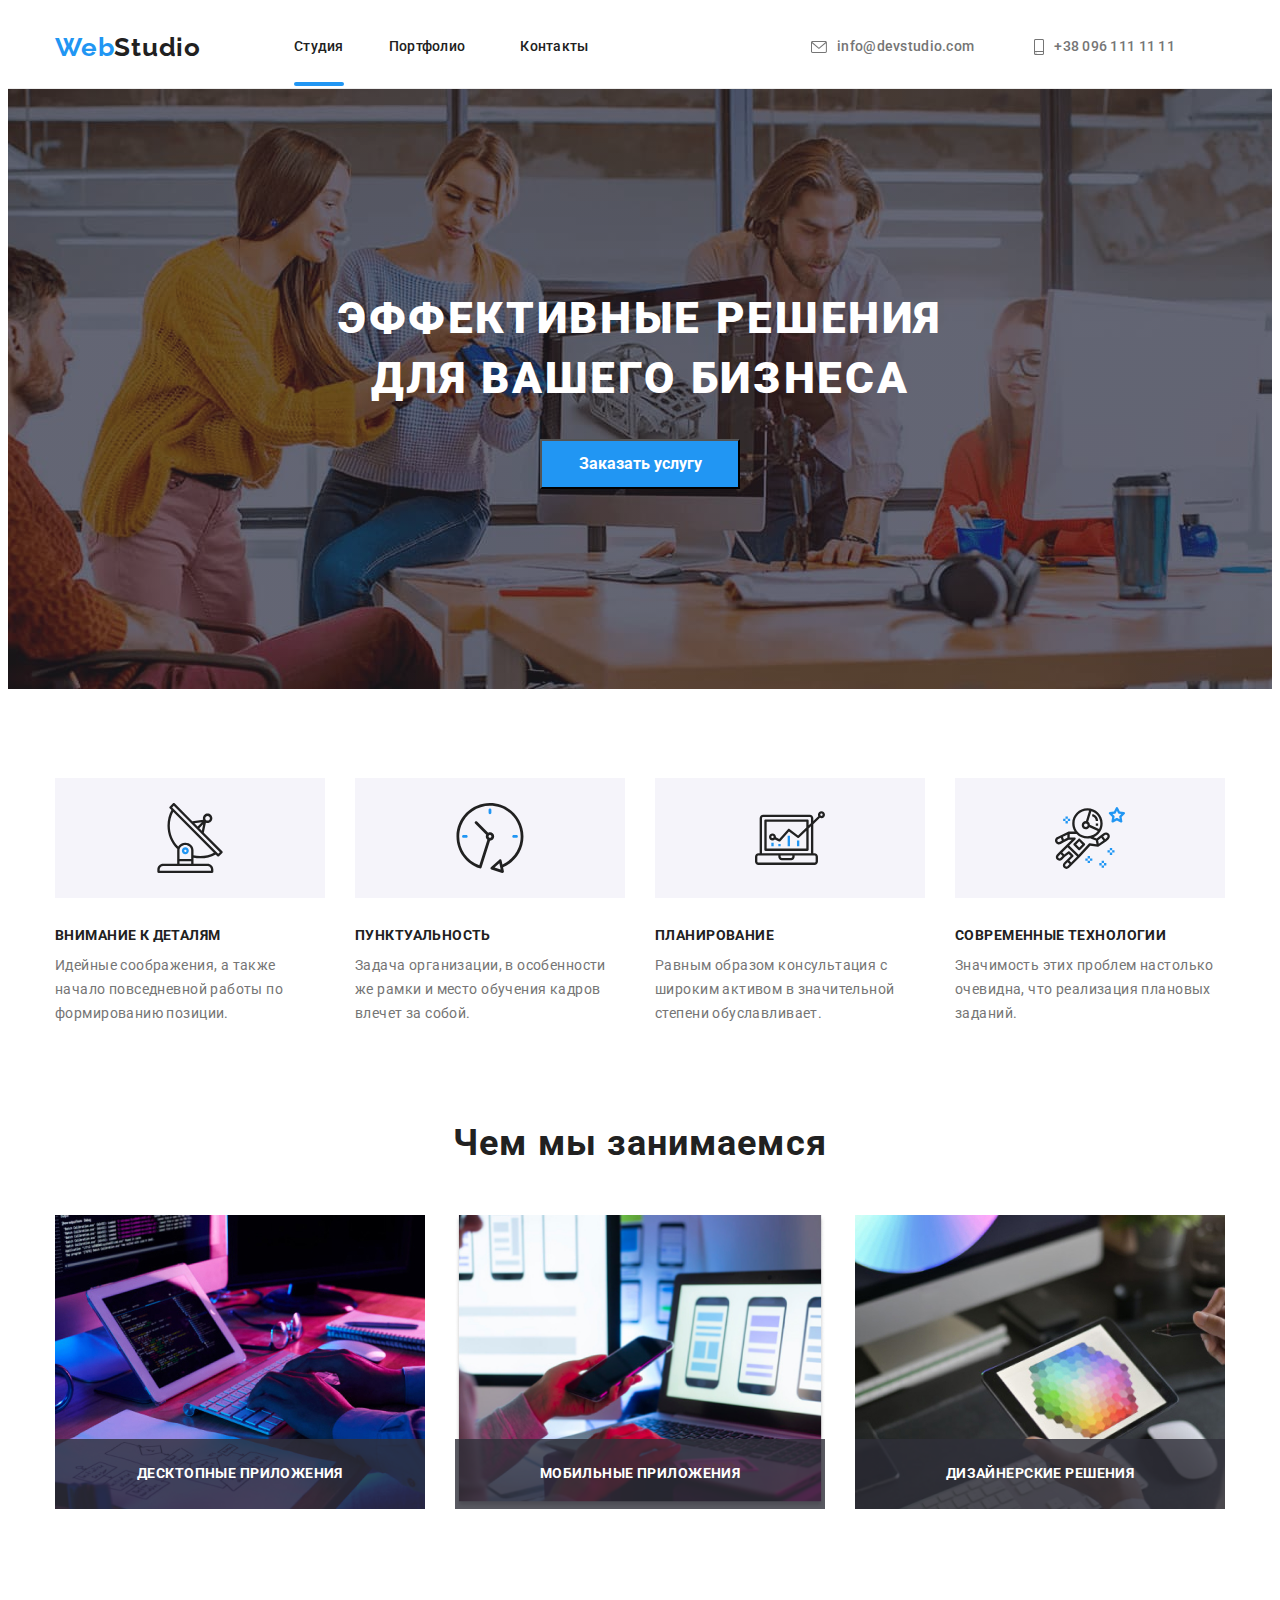
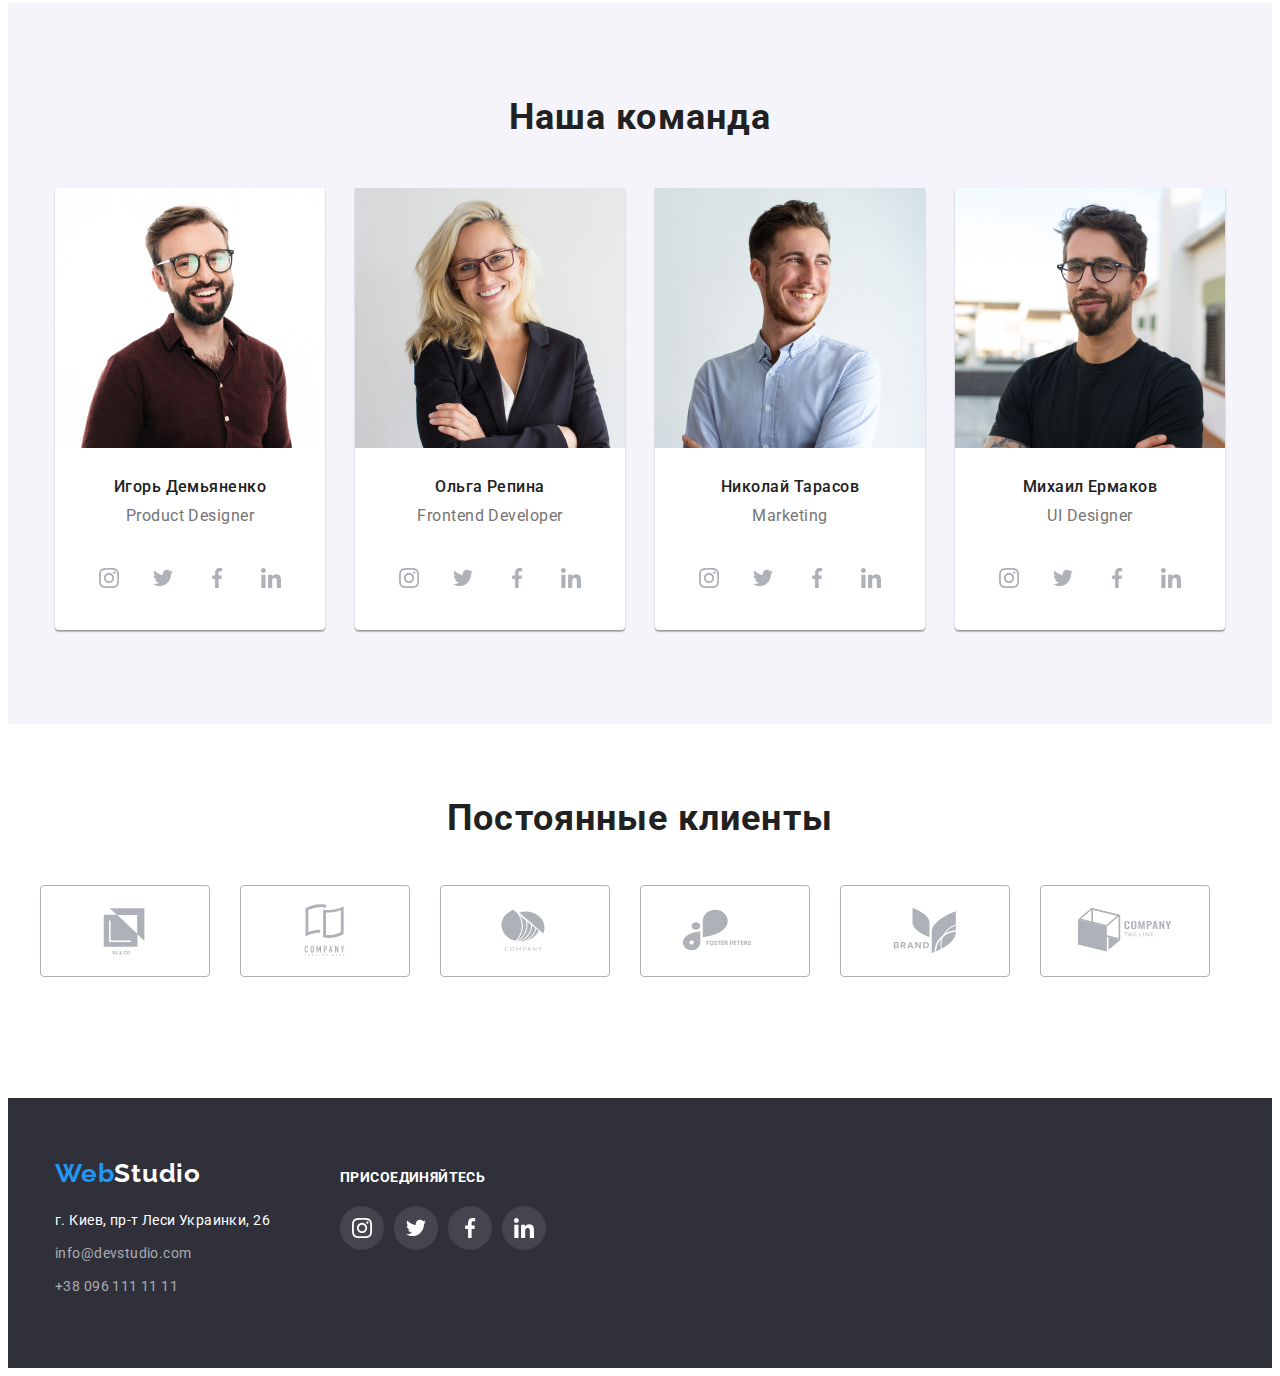
<file: index.html>
<!DOCTYPE html>
<html lang="en">
<head>
    <meta charset="UTF-8">
    <meta http-equiv="X-UA-Compatible" content="IE=edge">
    <meta name="viewport" content="width=device-width, initial-scale=1.0">
    <title>Document</title>
    <link rel="stylesheet" href="https://cdnjs.cloudflare.com/ajax/libs/modern-normalize/1.1.0/modern-normalize.min.css"
        integrity="sha512-wpPYUAdjBVSE4KJnH1VR1HeZfpl1ub8YT/NKx4PuQ5NmX2tKuGu6U/JRp5y+Y8XG2tV+wKQpNHVUX03MfMFn9Q=="
        crossorigin="anonymous" referrerpolicy="no-referrer" />
    <link href="https://fonts.googleapis.com/css2?family=Raleway:wght@700;900&family=Roboto:wght@400;500;700;900&display=swap"
        rel="stylesheet">
        <link rel="stylesheet" href="https://cdnjs.cloudflare.com/ajax/libs/animate.css/4.1.1/animate.min.css" />
    <link rel="stylesheet" href="./css/styles.css">
</head>
<body>
<header class="header">
        <div class="container header-container">
            <a href="" class="header-logo link">
                <span class="web-blue">Web</span><span class="studio-black">Studio</span> </a>
            <nav class="header-navigation">
                <ul class="menu-links list">
                    <li class="header-item-st"><a href="" class="header-link curent link">Студия</a> </li>
                    <li class="header-item-potfolio"><a href="./portfolio.html" class="header-link link">Портфолио</a> </li>
                    <li class="header-item-cont"><a href="" class="header-link  link">Контакты</a> </li>
                </ul>
            </nav>
                <ul class="menu-contacts menu-social-list list">
                    <li class="mail header-social-item "><a href="" class="header-mail menu-social-link link">
                        <svg class="header-social-icon"
                                     width="16"
                                     height="12">
                                        <use href="./images/icons/symbol-defs.svg#icon-envelope-1">
                                        </use>
                                    </svg>
                                    info@devstudio.com</a></li>
                    <li class="mail header-social-item "><a href="" class="header-telephone menu-social-link link"><svg class="header-social-icon" width="10" height="16">
                        <use href="./images/icons/symbol-defs.svg#icon-smartphone-1">
                        </use>
                    </svg> +38 096 111 11 11</a></li>
                </ul>
        </div>      
</header>

  <section class="hero">
    <div class="container">
        <h1 class="hero-title">Эффективные решения для вашего бизнеса</h1>
        <button type="button" class="bt-hero" data-modal-open>Заказать услугу</button>
    </div>
  </section>    

    <main>
        <section  class="about">
            <div class="container">
                <ul class="about-details">
                    <li class="details list">
                        <div class="about-img">
                            <svg class="about-social-icon" width="70" height="70">
                                <use href="./images/icons/symbol-defs.svg#icon-antenna-1-1">
                                </use>
                            </svg>
                            </a>
                        </div>
                        <h3 class="details-heading">Внимание к деталям</h3> 
                        <p class="details-paragraph">
                            Идейные соображения, а также начало повседневной работы по формированию позиции.
                        </p>

                    </li>
                    <li class="details list">
                        <div class="about-img">
                            <svg class="about-social-icon" width="70" height="70">
                                <use href="./images/icons/symbol-defs.svg#icon-clock-1-1">
                                </use>
                            </svg>
                            </a>
                        </div>
                        <h3 class="details-heading">Пунктуальность</h3>
                        <p class="details-paragraph">
                        Задача организации, в особенности же рамки и место обучения кадров влечет за собой.
                        </p>
                    </li>

                    <li class="details list">
                        <div class="about-img">
                            <svg class="about-social-icon" width="70" height="70">
                                <use href="./images/icons/symbol-defs.svg#icon-diagram-1-1">
                                </use>
                            </svg>
                            </a>
                        </div>
                        <h3 class="details-heading">Планирование</h3>
                        <p class="details-paragraph">
                            Равным образом консультация с широким активом в значительной степени обуславливает.
                        </p>
                    </li>
                    <li class="details list">
                        <div class="about-img">
                            <svg class="about-social-icon" width="70" height="70">
                                <use href="./images/icons/symbol-defs.svg#icon-astronaut-1-1">
                                </use>
                            </svg>
                            </a>
                        </div>
                        <h3 class="details-heading">Современные технологии</h3>
                        <p  class="details-paragraph">
                            Значимость этих проблем настолько очевидна, что реализация плановых заданий.
                        </p>
                    </li>
                </ul>
            </div>
        </section>
    </main>

        <section class="works-section">
        <div class="container">
            <h2 class="work-heading">Чем мы занимаемся</h2>
            <ul class="work-heading-ul">
                <li class="work-heading-li1">
                    <img src="images/1.jpg "
                     alt="человек печатает"
                     width="370" 
                     height="294"/>
                     <div class="works-animation">
                         <p class="works-animation-titlt">
                             Десктопные приложения
                         </p>
                     </div>
                </li>
                <li class="work-heading-li2">
                    <img src="images/2.jpg" 
                    alt="Человек держит в руке телефон"
                     width="370" 
                    height="294"/>
                    <div class="works-animation">
                        <p class="works-animation-titlt">
                            Мобильные приложения
                        </p>
                    </div>
                </li>
                <li class="work-heading-li3">
                    <img src="images/3.jpg"
                     alt="Планшет с изображением"
                      width="370" 
                     height="294"/>
                    <div class="works-animation">
                        <p class="works-animation-titlt">
                            Дизайнерские решения
                        </p>
                    </div>
                </li>
            </ul>
        </div>
        </section>
    
    <section class="command-section">
        <div class="container">

            <h2 class="command-heading">Наша команда</h2>
            <ul class="command-heading-ul">

                <li class="command-heading-li">
                    <img src="images/4.jpg" 
                   
                    alt="Игорь Демьяненко"
                    width="270"
                    height="260"/>
                    <div class="command-heading-name">
                        <h3 class="command-name">Игорь Демьяненко</h3>
                        <p class="command-profession">Product Designer</p>
                        <ul class="masters-social-list list">
                            <li class="masters-social-item">
                                <a href="" class="masters-social-link">
                                    <svg class="masters-social-icon"
                                        width="20"
                                        height="20">
                                    <use href="./images/icons/symbol-defs.svg#icon-instagram-2-1">
                                     </use>
                                    </svg>
                                </a>
                             </li>
                                <li class="masters-social-item">
                                    <a href="" class="masters-social-link">
                                        <svg class="masters-social-icon"
                                         width="20"
                                         height="20">
                                        <use href="./images/icons/symbol-defs.svg#icon-twitter-1-1">
                                        </use>
                                    </svg>
                                    </a>
                                </li>
                            <li class="masters-social-item">
                                <a href="" class="masters-social-link">
                                    <svg class="masters-social-icon"
                                     width="20"
                                     height="20">
                                        <use href="./images/icons/symbol-defs.svg#icon-facebook-1-1">
                                        </use>
                                    </svg>
                                </a>
                            </li>

                            <li class="masters-social-item">
                                <a href="" class="masters-social-link">
                                    <svg class="masters-social-icon"
                                     width="20"
                                     height="20">
                                        <use href="./images/icons/symbol-defs.svg#icon-linkedin-1-1">
                                        </use>
                                    </svg>
                                </a>
                            </li>

                        </ul>
                    </div>
                </li>
                <li class="command-heading-li">
                    <img src="images/5.jpg"
                     alt="Ольга Репина"
                     width="270"
                     height="260"/>
                    <div class="command-heading-name">
                        <h3 class="command-name">Ольга Репина</h3>
                        <p class="command-profession">Frontend Developer</p>
                        <ul class="masters-social-list list">
                            <li class="masters-social-item">
                                <a href="" class="masters-social-link">
                                    <svg class="masters-social-icon" width="20" height="20">
                                        <use href="./images/icons/symbol-defs.svg#icon-instagram-2-1">
                                        </use>
                                    </svg>
                                </a>
                            <li class="masters-social-item">
                                <a href="" class="masters-social-link">
                                    <svg class="masters-social-icon" width="20" height="20">
                                        <use href="./images/icons/symbol-defs.svg#icon-twitter-1-1">
                                        </use>
                                    </svg>
                                </a>
                            </li>
                            <li class="masters-social-item">
                                <a href="" class="masters-social-link">
                                    <svg class="masters-social-icon" width="20" height="20">
                                        <use href="./images/icons/symbol-defs.svg#icon-facebook-1-1">
                                        </use>
                                    </svg>
                                </a>
                            </li>
                        
                            <li class="masters-social-item">
                                <a href="" class="masters-social-link">
                                    <svg class="masters-social-icon" width="20" height="20">
                                        <use href="./images/icons/symbol-defs.svg#icon-linkedin-1-1">
                                        </use>
                                    </svg>
                                </a>
                            </li>
                        
                        </ul>
                    </div> 
                 </li>
                <li class="command-heading-li">
                    <img src="images/6.jpg"
                     alt="Николай Тарасов"
                     width="270"
                     height="260"/>
                    <div class="command-heading-name">                    
                        <h3 class="command-name">Николай Тарасов</h3>
                        <p class="command-profession">Marketing</p>
                        <ul class="masters-social-list list">
                            <li class="masters-social-item">
                                <a href="" class="masters-social-link">
                                    <svg class="masters-social-icon" width="20" height="20">
                                        <use href="./images/icons/symbol-defs.svg#icon-instagram-2-1">
                                        </use>
                                    </svg>
                                </a>
                            <li class="masters-social-item">
                                <a href="" class="masters-social-link">
                                    <svg class="masters-social-icon" width="20" height="20">
                                        <use href="./images/icons/symbol-defs.svg#icon-twitter-1-1">
                                        </use>
                                    </svg>
                                </a>
                            </li>
                            <li class="masters-social-item">
                                <a href="" class="masters-social-link">
                                    <svg class="masters-social-icon" width="20" height="20">
                                        <use href="./images/icons/symbol-defs.svg#icon-facebook-1-1">
                                        </use>
                                    </svg>
                                </a>
                            </li>
                        
                            <li class="masters-social-item">
                                <a href="" class="masters-social-link">
                                    <svg class="masters-social-icon" width="20" height="20">
                                        <use href="./images/icons/symbol-defs.svg#icon-linkedin-1-1">
                                        </use>
                                    </svg>
                                </a>
                            </li>
                        
                        </ul>
                    </div>
                </li>
                <li class="command-heading-li">
                    <img src="images/7.jpg"
                    alt="Михаил Ермаков"
                    width="270"
                    height="260"/>
                    <div class="command-heading-name">
                    <h3 class="command-name">Михаил Ермаков</h3>
                    <p class="command-profession">UI Designer</p>
                    <ul class="masters-social-list list">
                        <li class="masters-social-item">
                            <a href="" class="masters-social-link">
                                <svg class="masters-social-icon" width="20" height="20">
                                    <use href="./images/icons/symbol-defs.svg#icon-instagram-2-1">
                                    </use>
                                </svg>
                            </a>
                        <li class="masters-social-item">
                            <a href="" class="masters-social-link">
                                <svg class="masters-social-icon" width="20" height="20">
                                    <use href="./images/icons/symbol-defs.svg#icon-twitter-1-1">
                                    </use>
                                </svg>
                            </a>
                        </li>
                        <li class="masters-social-item">
                            <a href="" class="masters-social-link">
                                <svg class="masters-social-icon" width="20" height="20">
                                    <use href="./images/icons/symbol-defs.svg#icon-facebook-1-1">
                                    </use>
                                </svg>
                            </a>
                        </li>
                    
                        <li class="masters-social-item">
                            <a href="" class="masters-social-link">
                                <svg class="masters-social-icon" width="20" height="20">
                                    <use href="./images/icons/symbol-defs.svg#icon-linkedin-1-1">
                                    </use>
                                </svg>
                            </a>
                        </li>
                    
                    </ul>
                </div>
                </li>
            </ul>
        </div>
    </section>
    <section class="clients">
        <div class="container">
            <h2 class="clients-heading">Постоянные клиенты</h2>
                 <ul class="clients-ul list">
                     <div class="clients-img">
                        <li class="clients-item">
                         <a href="" class="clients-link">
                            <svg class="clients-icon" 
                                width="106"
                                height="60">
                                <use href="./images/icons/symbol-defs.svg#icon-Logo-6-1">
                                </use>
                            </svg>
                         </a>
                        </li>

                        <li class="clients-item">
                            <a href="" class="clients-link">
                                <svg class="clients-icon"
                                    width="106"
                                    height="60">
                                    <use href="./images/icons/symbol-defs.svg#icon-Logo-1-1">
                                    </use>
                                </svg>
                            </a>
                        </li>
                        <li class="clients-item">
                            <a href="" class="clients-link">
                                <svg class="clients-icon" width="106" height="60">
                                    <use href="./images/icons/symbol-defs.svg#icon-Logo-2-1">
                                    </use>
                                </svg>
                            </a>
                            </li>
                            <li class="clients-item">
                                <a href="" class="clients-link">
                                    <svg class="clients-icon" width="106" height="60">
                                        <use href="./images/icons/symbol-defs.svg#icon-Logo-7-1">
                                        </use>
                                    </svg>
                                </a>
                                </li>
                                <li class="clients-item">
                                    <a href="" class="clients-link">
                                        <svg class="clients-icon" width="106" height="60">
                                            <use href="./images/icons/symbol-defs.svg#icon-Logo-4-1">
                                            </use>
                                        </svg>
                                    </a>
                                </li>
                                    <li class="clients-item">
                                        <a href="" class="clients-link">
                                            <svg class="clients-icon" width="106" height="60">
                                                <use href="./images/icons/symbol-defs.svg#icon-Logo-5-1">
                                                </use>
                                            </svg>
                                        </a>
                                     </li>
                     </div>
                </ul>
    </section>

<footer class="footer">
    <section class="footer-section">
         <div class="container footer-position">
            <div class="footer-left">
                    <a href="" class="header-logo-footer link">
                        <span class="web-blue">Web</span><span class="studio-wiete">Studio</span> </a>
                    </a>
                    <div class="footer-class">
                        <address class="footer-address">г. Киев, пр-т Леси Украинки, 26</address>
                        <ul>
                            <li class="class-links-footer"><a class="menu-links-footer link" href="">info@devstudio.com</a></li>
                            <li class="class-links-footer"><a class="footer-telephone link" href="">+38 096 111 11 11</a></li>
                        </ul>
                    </div>
          

            </div>
            <div class="footer-right">
                <p class="join">
                 присоединяйтесь
                </p>
                <ul class="footer-social-list">
                    <li class="footer-social-item">
                        <a href="" class="footer-social-link">
                            <svg class="masters-social-icon" width="20" height="20">
                                <use href="./images/icons/symbol-defs.svg#icon-instagram-2-1">
                                </use>
                            </svg>
                        </a>
                    <li class="footer-social-item">
                        <a href="" class="footer-social-link">
                            <svg class="masters-social-icon" width="20" height="20">
                                <use href="./images/icons/symbol-defs.svg#icon-twitter-1-1">
                                </use>
                            </svg>
                        </a>
                    </li>
                    <li class="footer-social-item">
                        <a href="" class="footer-social-link">
                            <svg class="masters-social-icon" width="20" height="20">
                                <use href="./images/icons/symbol-defs.svg#icon-facebook-1-1">
                                </use>
                            </svg>
                        </a>
                    </li>
                    
                    <li class="footer-social-item">
                        <a href="" class="footer-social-link">
                            <svg class="masters-social-icon" width="20" height="20">
                                <use href="./images/icons/symbol-defs.svg#icon-linkedin-1-1">
                                </use>
                            </svg>
                        </a>
                    </li>
                </ul>

            </div>

        </div> 
    </section>

</footer>
<div class="backdrop is-hidden" data-modal>
    <div class="modal">
        <button type="button" class="modal-close-btn" data-modal-close>
            <svg class="button-icon" width="11" height="11">
                <use href="./images/icons/symbol-defs.svg#icon-Vector-1">
                </use>
            </svg>

        </button>

    </div>
    <script src="./js/modal.js"></script>
</div>
</body>
</html>
</file>
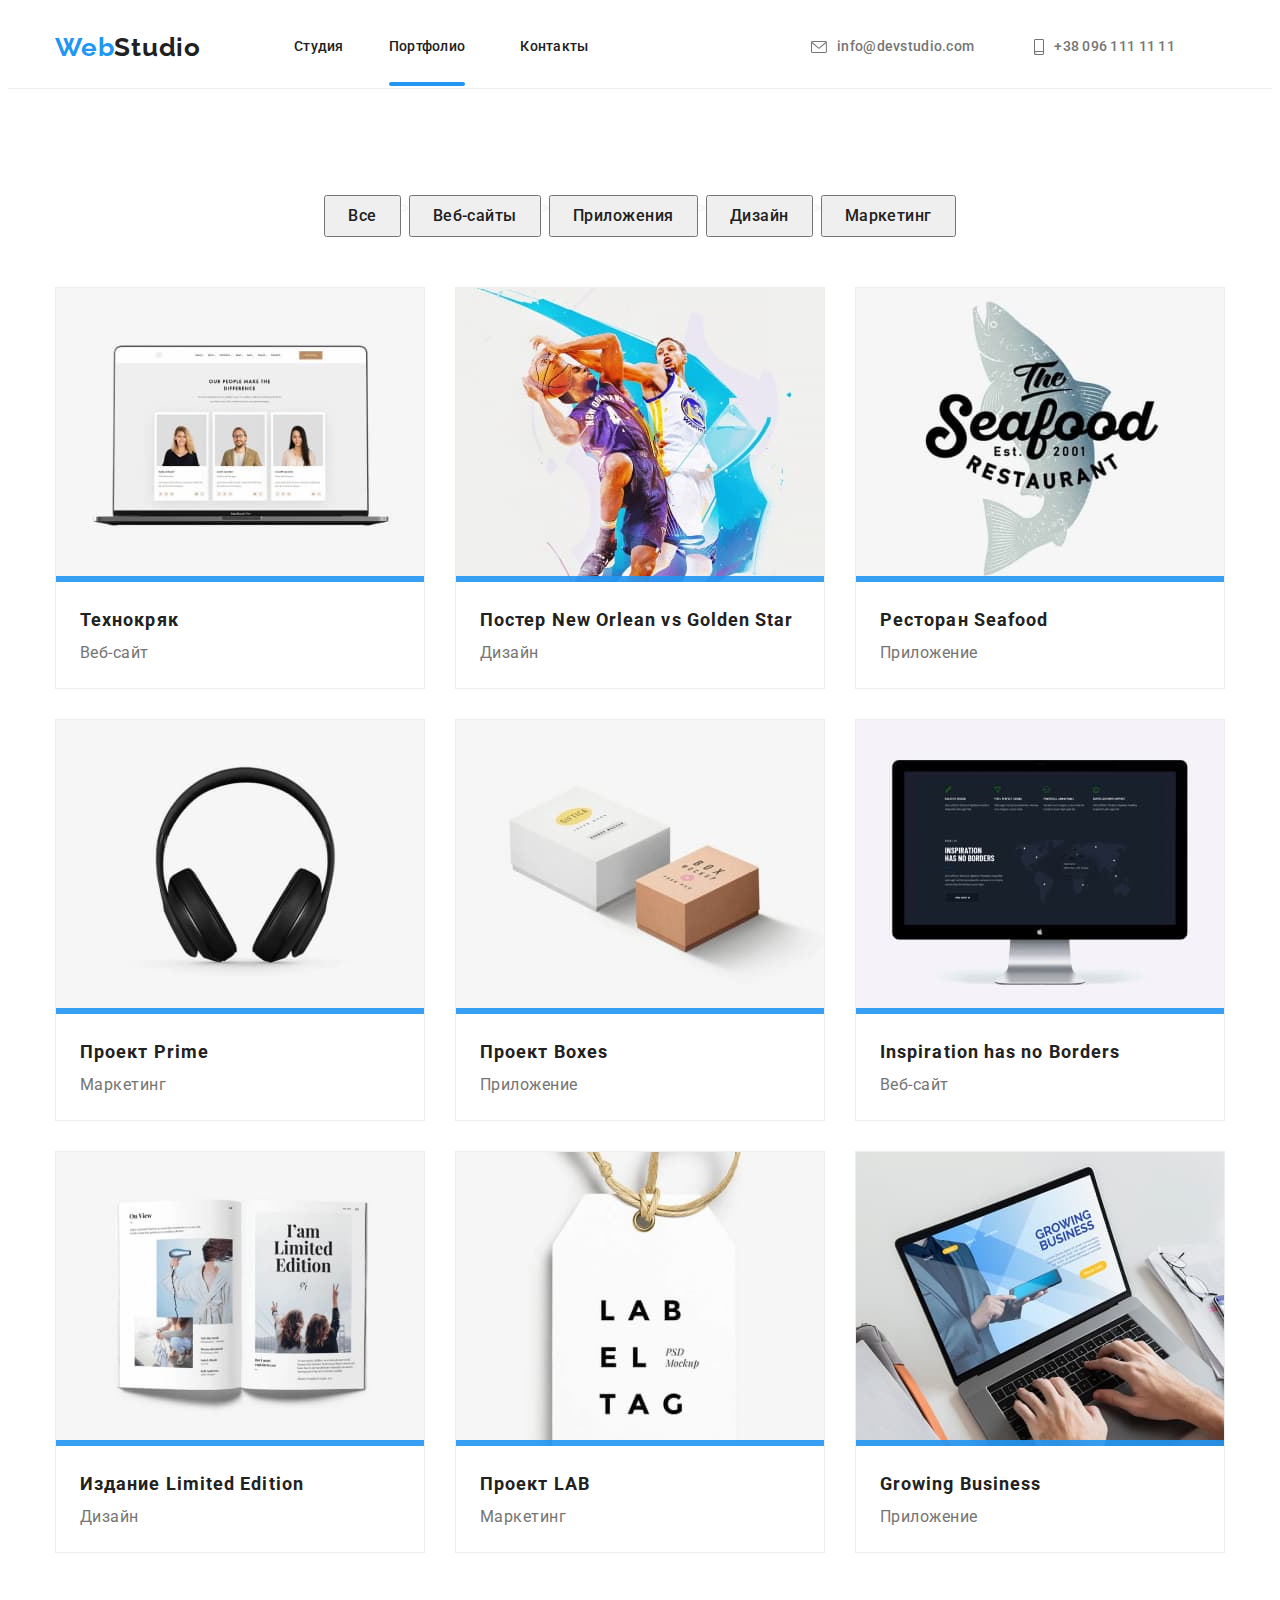
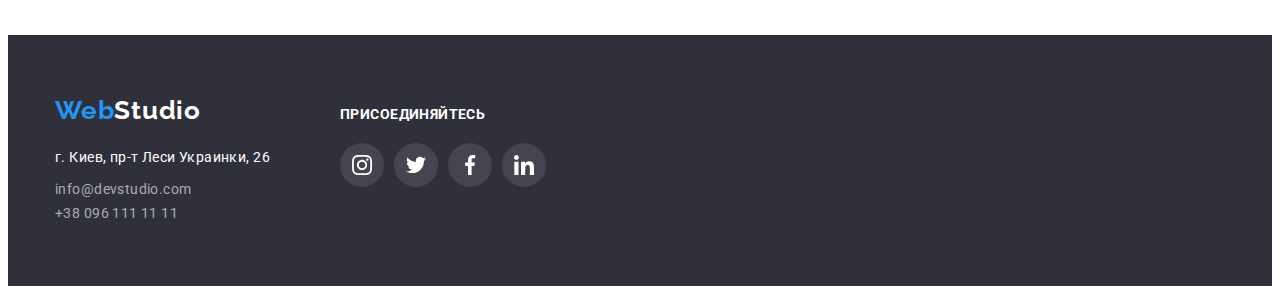
<file: portfolio.html>
<!DOCTYPE html>
<html lang="en">
<head>
    <meta charset="UTF-8">
    <meta http-equiv="X-UA-Compatible" content="IE=edge">
    <meta name="viewport" content="width=device-width, initial-scale=1.0">
    <title>Document</title>
<link rel="stylesheet" href="https://cdnjs.cloudflare.com/ajax/libs/modern-normalize/1.1.0/modern-normalize.min.css"
    integrity="sha512-wpPYUAdjBVSE4KJnH1VR1HeZfpl1ub8YT/NKx4PuQ5NmX2tKuGu6U/JRp5y+Y8XG2tV+wKQpNHVUX03MfMFn9Q=="
    crossorigin="anonymous" referrerpolicy="no-referrer" />
<link
    href="https://fonts.googleapis.com/css2?family=Raleway:wght@700;900&family=Roboto:wght@400;500;700;900&display=swap"
    rel="stylesheet">
<link rel="stylesheet" href="./css/styles.css">
</head>

<body>
<header class="header">
    <div class="container header-container">
        <a href="" class="header-logo link">
            <span class="web-blue">Web</span><span class="studio-black">Studio</span> </a>
        <nav class="header-navigation">
            <ul class="menu-links list">
                <li class="header-item-st"><a href="./index.html" class="header-link link">Студия</a> </li>
                <li class="header-item-potfolio"><a href="./portfolio.html" class="header-link curent link">Портфолио</a> </li>
                <li class="header-item-cont"><a href="" class="header-link link">Контакты</a> </li>
            </ul>
        </nav>
        <ul class="menu-contacts menu-social-list list">
            <li class="mail header-social-item "><a href="" class="header-mail menu-social-link link">
                    <svg class="header-social-icon" width="16" height="12">
                        <use href="./images/icons/symbol-defs.svg#icon-envelope-1">
                        </use>
                    </svg>
                    info@devstudio.com</a></li>
            <li class="mail header-social-item "><a href="" class="header-telephone menu-social-link link"><svg
                        class="header-social-icon" width="10" height="16">
                        <use href="./images/icons/symbol-defs.svg#icon-smartphone-1">
                        </use>
                    </svg> +38 096 111 11 11</a></li>
        </ul>
    </div>
</header>

<main class="basic-section">
    <section class="portfolio">
        <div class="container portfolio-container">
            <div class="keys-portfolio">
                 <ul class="keys list">
                    <li class="keys-button"><button type="button" class="backlight-button">Все</button></li>
                    <li class="keys-button"></li>><button type="button" class="backlight-button">Веб-сайты</button></li>
                    <li class="keys-button"></li>><button type="button" class="backlight-button">Приложения</button></li>
                    <li class="keys-button"></li>><button type="button" class="backlight-button">Дизайн</button></li>
                    <li class="keys-button"></li>><button type="button" class="backlight-button">Маркетинг</button></li>
                 </ul>
            </div>
                
            <ul class="portfolio-class">  
                    <li class="portfolio-li list">
                        <div class="portfolio-wrap">
                            <a href="" class="portfolio-a link">
                                <img src="images/images2/img1.jpg"
                                 alt="изображение людей"
                                  width="370"
                                  height="294" />
                                <p class="portfolio-text">
                                    Технокряк это современная площадка распространения коронавируса.
                                    Компании используют эту платформу для цифрового
                                    шпионажа и атак на защищённые сервера конкурентов.
                                </p>
                        </div>
                        <div class="portfolio-section">
                        <h3 class="portfolio-h3 link">Технокряк</h3>
                        <p class="portfolio-paragraph">Веб-сайт</p>
                        </div>
                        </a>
                    </li>
                    <li class="portfolio-li list">
                        <div class="portfolio-wrap">
                        <a href="" class="portfolio-a link">
                        <img src="images/images2/img2.jpg"
                        alt="постер"
                        width="370" 
                        height="294"/>
                        <p class="portfolio-text">
                            Технокряк это современная площадка распространения коронавируса.
                            Компании используют эту платформу для цифрового
                            шпионажа и атак на защищённые сервера конкурентов.
                        </p>
                        </div>
                        <div class="portfolio-section">
                        <h3 class="portfolio-h3 link">Постер New Orlean vs Golden Star</h3>
                        <p class="portfolio-paragraph">Дизайн</p>
                        </div>
                        </a>
                    </li>
                    <li class="portfolio-li list">
                        <div class="portfolio-wrap">
                        <a href="" class="portfolio-a link">
                        <img src="images/images2/img3.jpg"
                        alt="логотип"
                        width="370"
                        height="294"/>
                        <p class="portfolio-text">
                            Технокряк это современная площадка распространения коронавируса.
                            Компании используют эту платформу для цифрового
                            шпионажа и атак на защищённые сервера конкурентов.
                        </p>
                        </div>
                        <div class="portfolio-section">
                        <h3 class="portfolio-h3 link">Ресторан Seafood</h3>
                        <p class="portfolio-paragraph">Приложение</p>
                        </div>
                        </a>
                    </li>
                    <li class="portfolio-li list">
                        <div class="portfolio-wrap">
                        <a href="" class="portfolio-a link">
                        <img src="images/images2/img4.jpg"
                        alt="наушники"
                        width="370"
                        height="294"/>
                        <p class="portfolio-text">
                            Технокряк это современная площадка распространения коронавируса.
                            Компании используют эту платформу для цифрового
                            шпионажа и атак на защищённые сервера конкурентов.
                        </p>
                        </div>
                        <div class="portfolio-section">
                        <h3 class="portfolio-h3 link">Проект Prime</h3>
                        <p class="portfolio-paragraph">Маркетинг</p>
                        </div>
                        </a>
                    </li>
                    <li class="portfolio-li list">
                        <div class="portfolio-wrap">
                        <a href="" class="portfolio-a link">
                        <img src="images/images2/img5.jpg"
                        alt="книги"
                        width="370"
                        height="294"/>
                        <p class="portfolio-text">
                            Технокряк это современная площадка распространения коронавируса.
                            Компании используют эту платформу для цифрового
                            шпионажа и атак на защищённые сервера конкурентов.
                        </p>
                        </div>
                        
                        <div class="portfolio-section">
                        <h3 class="portfolio-h3 link">Проект Boxes</h3>
                        <p class="portfolio-paragraph">Приложение</p>
                        </div>
                        </a>
                    </li>
                    <li class="portfolio-li list">
                        <div class="portfolio-wrap">
                        <a href="" class="portfolio-a link">
                        <img src="images/images2/img6.jpg"
                        alt="компьютер"
                        width="370" 
                        height="294"/>
                        <p class="portfolio-text">
                            Технокряк это современная площадка распространения коронавируса.
                            Компании используют эту платформу для цифрового
                            шпионажа и атак на защищённые сервера конкурентов.
                        </p>
                        </div>
                        <div class="portfolio-section">
                        <h3 class="portfolio-h3 link">Inspiration has no Borders</h3>
                        <p class="portfolio-paragraph">Веб-сайт</p>
                        </div>
                        </a>
                    </li>
                    <li class="portfolio-li list">
                        <div class="portfolio-wrap">
                        <a href="" class="portfolio-a link">
                        <img src="images/images2/img7.jpg"
                        alt="Издание Limited Edition"
                        width="370"
                        height="294"/>
                        <p class="portfolio-text">
                            Технокряк это современная площадка распространения коронавируса.
                            Компании используют эту платформу для цифрового
                            шпионажа и атак на защищённые сервера конкурентов.
                        </p>
                        </div>
                        <div class="portfolio-section">
                        <h3 class="portfolio-h3 link">Издание Limited Edition</h3>
                        <p class="portfolio-paragraph">Дизайн</p>
                        </div>
                        </a>
                    </li>
                    <li class="portfolio-li list">
                        <div class="portfolio-wrap">
                        <a href="" class="portfolio-a link">
                        <img src="images/images2/img8.jpg"
                        alt="Проект LAB"
                        width="370" 
                        height="294"/>
                        <p class="portfolio-text">
                            Технокряк это современная площадка распространения коронавируса.
                            Компании используют эту платформу для цифрового
                            шпионажа и атак на защищённые сервера конкурентов.
                        </p>
                        </div>
                        <div class="portfolio-section">
                        <h3 class="portfolio-h3 link">Проект LAB</h3>
                        <p class="portfolio-paragraph">Маркетинг</p>
                        </div>
                        </a>
                    </li>
                    <li class="portfolio-li list">
                        <div class="portfolio-wrap">
                        <a href="" class="portfolio-a link">
                        <img src="images/images2/img9.jpg"
                        alt="Growing Business"
                        width="370"
                        height="294"/>
                        <p class="portfolio-text">
                            Технокряк это современная площадка распространения коронавируса.
                            Компании используют эту платформу для цифрового
                            шпионажа и атак на защищённые сервера конкурентов.
                        </p>
                        </div>
                        <div class="portfolio-section">
                        <h3 class="portfolio-h3 link">Growing Business</h3>
                        <p class="portfolio-paragraph">Приложение</p>
                        </div>
                        </a>
                    </li>
            </ul>
        </div>
    </section>
</main>   
       
    

<footer class="footer">
    <section class="footer-section">
        <div class="container footer-position">
            <div class="footer-left">
                <a href="" class="header-logo-footer link">
                    <span class="web-blue">Web</span><span class="studio-wiete">Studio</span> </a>
                </a>
                <div class="footer-class">
                    <address class="footer-address">г. Киев, пр-т Леси Украинки, 26</address>
                    <ul>
                        <li><a class="menu-links-footer link" href="">info@devstudio.com</a></li>
                        <li><a class="footer-telephone link" href="">+38 096 111 11 11</a></li>
                    </ul>
                </div>


            </div>
            <div class="footer-right">
                <p class="join">
                    присоединяйтесь
                </p>
                <ul class="footer-social-list">
                    <li class="footer-social-item">
                        <a href="" class="footer-social-link">
                            <svg class="masters-social-icon" width="20" height="20">
                                <use href="./images/icons/symbol-defs.svg#icon-instagram-2-1">
                                </use>
                            </svg>
                        </a>
                    <li class="footer-social-item">
                        <a href="" class="footer-social-link">
                            <svg class="masters-social-icon" width="20" height="20">
                                <use href="./images/icons/symbol-defs.svg#icon-twitter-1-1">
                                </use>
                            </svg>
                        </a>
                    </li>
                    <li class="footer-social-item">
                        <a href="" class="footer-social-link">
                            <svg class="masters-social-icon" width="20" height="20">
                                <use href="./images/icons/symbol-defs.svg#icon-facebook-1-1">
                                </use>
                            </svg>
                        </a>
                    </li>

                    <li class="footer-social-item">
                        <a href="" class="footer-social-link">
                            <svg class="masters-social-icon" width="20" height="20">
                                <use href="./images/icons/symbol-defs.svg#icon-linkedin-1-1">
                                </use>
                            </svg>
                        </a>
                    </li>
                </ul>

            </div>

        </div>
    </section>

</footer>
</body>
</html>
</file>
<file: css/styles.css>
* {
  box-sizing: border-box;
}
p,
h1,
h2,
h3,
h4 {
  margin: 0;
}
ul,
ol {
  margin: 0;
  padding: 0;
  list-style: none;
}
img {
  display: block;
}
button {
  cursor: pointer;
}
:root {
  --main-bt-color: #212121;
  --section-bt-color: #ffffff;
}
.list {
  list-style: none;
}
.link {
  text-decoration: none;
}
/* ----------------------------------------------------- */
body {
  font-family: 'Roboto', sans-serif;
  color: E5E5E5;
  color: rgba(0, 0, 0, 0);
}
.container {
  width: 1200px;
  padding-left: 15px;
  padding-right: 15px;
  margin: 0 auto;
}
/*-----------header------------*/

.header {
  background: #ffffff;
  margin: 0 auto;
  align-items: center;
  padding-top: 24px;
  padding-bottom: 25px;
  border-bottom: 1px solid #ececec;
}

.menu-links {
  font-weight: 500;
  font-size: 14px;
  line-height: 1.14;
  letter-spacing: 0.02em;
  color: #212121;
}
.header-link {
  font-weight: 500;
  font-size: 14px;
  line-height: 1.14;
  letter-spacing: 0.02em;
  color: #212121;
  position: relative;
  transition-property: color;
  transition-duration: 250ms;
  transition-timing-function: cubic-bezier(0.4, 0, 0.2, 1);
  position: relative;
}
.header-link.curent::after {
  content: '';
  display: block;
  width: 100%;
  height: 4px;
  border-radius: 2px;
  background-color: #2196f3;
  position: absolute;
  left: 0;
  bottom: -32px;
}

.header-item-st {
  margin-right: 45px;
}
.header-item-potfolio {
  margin-right: 55px;
}
.mail {
  margin-right: 50px;
}

.web-blue {
  font-family: Raleway, sans-serif;
  font-weight: 700;
  color: #2196f3;
}
.studio-black {
  font-family: Raleway, sans-serif;
  font-weight: 700;
  color: #212121;
}

.header-logo {
  font-family: Raleway, sans-serif;
  font-weight: bold;
  font-style: normal;
  margin-right: 93px;
}

.header .container {
  display: flex;
  align-items: center;
}
.menu-links {
  display: flex;
  align-items: center;
}
.menu-contacts {
  display: flex;
  margin-left: auto;
  align-items: center;
}
.header-telephone,
.menu-contacts,
.header-mail {
  font-weight: 500;
  font-size: 14px;
  line-height: 1.14;
  letter-spacing: 0.02em;
  color: #757575;
}
.header-telephone {
  cursor: pointer;
  transition-property: color;
  transition-duration: 250ms;
  transition-timing-function: cubic-bezier(0.4, 0, 0.2, 1);
}
.header-mail {
  cursor: pointer;
  transition-property: color;
  transition-duration: 250ms;
  transition-timing-function: cubic-bezier(0.4, 0, 0.2, 1);
}
.header-link:hover,
.header-link:focus {
  color: #2196f3;
}
.header-mail:hover,
.header-mail:focus {
  color: #2196f3;
}
.header-telephone:hover,
.header-telephone:focus {
  color: #2196f3;
}

.menu-social-list,
.menu-social-link {
  display: flex;
  justify-content: center;
}
.menu-social-link {
  align-items: center;
}
.header-social-icon {
  fill: currentColor;
  margin-right: 10px;
}
.header-social-item {
  margin-left: 10px;
  align-content: center;
}
.hero {
  max-width: 1600px;
  height: 600px;
  background: #2f303a;
  background-repeat: no-repeat;
  background-position: center;
  background-image: linear-gradient(rgba(47, 48, 58, 0.4), rgba(47, 48, 58, 0.4)),
    url(../images/images3/Img1.jpg);
  margin: 0 auto;
  padding-top: 200px;
  padding-bottom: 200px;
}
.hero-title {
  font-weight: 900;
  font-size: 44px;
  line-height: 1.36;
  text-align: center;
  letter-spacing: 0.06em;
  text-transform: uppercase;
  color: #ffffff;
  max-width: 696px;
  margin: 0 auto;
}

/*---------Button---------*/
.bt-hero {
  font-family: Roboto;
  font-weight: bold;
  font-size: 16px;
  line-height: 1.87;
  color: #ffffff;
  background-color: #2196f3;
  cursor: pointer;
  display: block;
  margin: 0 auto;
  width: 200px;
  height: 50px;
  margin-top: 30px;
  margin-bottom: 200px;
}

.basic-section {
  font-family: Roboto;
  background: #ffffff;
}
.backlight-button {
  font-family: Roboto;
  font-weight: 500;
  font-size: 16px;
  line-height: 1.62;
  text-align: center;
  letter-spacing: 0.03em;
  color: #212121;
}

.keys {
  font-family: Roboto;
  font-weight: 500;
  font-size: 16px;
  line-height: 1.62;
  color: #f5f4fa;
  display: flex;
  justify-content: center;
  cursor: pointer;
  transition-property: color;
  transition-duration: 250ms;
  transition-timing-function: cubic-bezier(0.4, 0, 0.2, 1);
}
.backlight-button {
  padding-top: 6px;
  padding-bottom: 6px;
  padding-left: 22px;
  padding-right: 22px;
  cursor: pointer;
  transition-property: background-color;
  transition-duration: 250ms;
  transition-timing-function: cubic-bezier(0.4, 0, 0.2, 1);
}

.keys-button {
  margin-right: 8 px;
}
.keys-portfolio {
  margin-bottom: 50px;
}
.keys .backlight-button:hover,
.keys .backlight-button:focus {
  background-color: #2196f3;
  color: #ffffff;
}

.portfolio-li:hover,
.portfolio-li:focus {
  box-shadow: 0px 1px 1px rgba(0, 0, 0, 0.12), 0px 4px 4px rgba(0, 0, 0, 0.06),
    1px 4px 6px rgba(0, 0, 0, 0.16);
}
/*------------ Внимание к деталям ----------------*/
.about {
  padding-top: 89px;
  padding-bottom: 47px;
}
.about-details {
  display: flex;
}
.details {
  width: 270px;
  margin-right: 30px;
}

.details-heading {
  font-weight: bold;
  font-size: 14px;
  line-height: 1.14;
  letter-spacing: 0.03em;
  text-transform: uppercase;
  color: #212121;
  margin-bottom: 10px;
}
.details-paragraph {
  font-weight: normal;
  font-size: 14px;
  line-height: 1.71;
  letter-spacing: 0.03em;
  color: #757575;
  width: 270px;
  height: 75px;
  left: 214px;
  top: 800px;
}

/*------work-section-----*/
.works-section {
  padding-top: 47px;
  padding-bottom: 94px;
}

.work-heading {
  font-weight: bold;
  font-size: 36px;
  line-height: 1.16;
  text-align: center;
  letter-spacing: 0.03em;
  color: #212121;
  margin-bottom: 50px;
}
.work-heading-ul {
  display: flex;
}
.work-heading-li1,
.work-heading-li2 {
  margin-right: 30px;
}
.work-heading-li1,
.work-heading-li2,
.work-heading-li3 {
  position: relative;
}
.works-animation {
  position: absolute;
  width: 100%;
  height: 70px;
  bottom: 0;
  right: 0;
  background-color: rgba(47, 48, 58, 0.8);
}
.works-animation-titlt {
  display: flex;
  justify-content: center;
  align-items: center;
  width: 100%;
  height: 100%;
  font-weight: 700;
  font-size: 14px;
  line-height: 1.14px;
  text-align: center;
  letter-spacing: 0.03em;
  text-transform: uppercase;
  color: #ffffff;
}
/*-------Наша команда----- */

.command-section {
  background: #f5f4fa;
  margin: 0 auto;
  padding-top: 94px;
  padding-bottom: 94px;
}

.command-heading {
  font-weight: bold;
  font-size: 36px;
  line-height: 1.16;
  text-align: center;
  letter-spacing: 0.03em;
  color: #212121;
  margin-bottom: 50px;
}
.command-heading-ul {
  display: flex;
  margin-right: 30px;
}
.command-heading-li {
  background: #ffffff;
  box-shadow: 0px 1px 3px rgba(0, 0, 0, 0.12), 0px 1px 1px rgba(0, 0, 0, 0.14),
    0px 2px 1px rgba(0, 0, 0, 0.2);
  border-radius: 0px 0px 4px 4px;
  margin-right: 30px;
}

.command-profession {
  font-size: 16px;
  line-height: 1.18;
  letter-spacing: 0.03em;
  color: #757575;
  margin-top: 10px;
  text-align: center;
  margin-bottom: 30px;
}
.command-heading-name {
  padding-top: 30px;
  padding-bottom: 30px;
}
.command-name {
  font-weight: 500;
  font-size: 16px;
  line-height: 1.18;
  letter-spacing: 0.03em;
  color: #212121;
  text-align: center;
}
.masters-social-list,
.footer-social-list {
  display: flex;
  justify-content: center;
}

.masters-social-item + .masters-social-item {
  margin-left: 10px;
}
.footer-social-item + .footer-social-item {
  margin-left: 10px;
}
.masters-social-link {
  width: 44px;
  height: 44px;
  background-color: #ffffff;
  border-radius: 50%;
  display: flex;
  justify-content: center;
  align-items: center;
  color: #afb1b8;
  position: relative;
  transition-property: background-color;
  transition-duration: 250ms;
  transition-timing-function: cubic-bezier(0.4, 0, 0.2, 1);
}
.footer-social-link {
  width: 44px;
  height: 44px;
  background-color: rgba(255, 255, 255, 0.1);
  border-radius: 50%;
  display: flex;
  justify-content: center;
  align-items: center;
  color: #ffffff;
  transition-property: background-color;
  transition-duration: 250ms;
  transition-timing-function: cubic-bezier(0.4, 0, 0.2, 1);
}

.footer-social-link:hover,
.footer-social-link:focus {
  background-color: #2196f3;
}
.masters-social-icon {
  fill: currentColor;
}
.about-social-icon {
  fill: currentColor;
}
.about-img {
  width: 270px;
  height: 120px;
  display: flex;
  justify-content: center;
  align-items: center;
  margin-bottom: 30px;
  background-color: #f5f4fa;
}
.about-img + .about-img {
  margin-right: 0;
}
.masters-social-link:hover,
.masters-social-link:focus {
  background-color: #2196f3;
  color: #ffffff;
}
.footer-position {
  display: flex;
  align-items: baseline;
}

.join {
  font-weight: 700;
  font-size: 14px;
  line-height: 1.14;
  letter-spacing: 0.03em;
  text-transform: uppercase;
  color: #ffffff;
  display: flex;
  /* justify-content: center;
  align-items: center; */
  margin-bottom: 20px;
}
.footer-right {
  margin-left: 70px;
}
/* -------portfolio ------ */

.portfolio {
  margin: 0 auto;
  padding-bottom: 82px;
  align-items: center;
  padding-top: 106px;
}
.portfolio-h3 {
  font-weight: bold;
  font-size: 18px;
  line-height: 2;
  letter-spacing: 0.06em;
  color: #212121;
}

.portfolio-section {
  padding-top: 20px;
  padding-bottom: 20px;
  padding-left: 24px;
  padding-right: 24px;
}
.portfolio-paragraph {
  font-size: 16px;
  line-height: 1.87;
  letter-spacing: 0.03em;
  color: #757575;
}

.portfolio-class {
  display: flex;
  flex-wrap: wrap;
}
.portfolio-li {
  width: 370px;
  display: inline-block;
  margin-bottom: 30px;
  margin-right: 30px;
  box-sizing: border-box;
  background: #ffffff;
  border: 1px solid #eeeeee;
  box-sizing: border-box;
  cursor: pointer;
  transition-property: color;
  transition-duration: 250ms;
  transition-timing-function: cubic-bezier(0.4, 0, 0.2, 1);
}
.portfolio-wrap {
  position: relative;
  overflow: hidden;
}
.portfolio-li:nth-child(3n) {
  margin-right: 0;
}
.portfolio-li:nth-last-child(-n + 3) {
  margin-bottom: 0;
}
.portfolio-li:hover .portfolio-text {
  transform: translateY(0);
}

.portfolio-text {
  position: absolute;
  top: 0;
  left: 0;
  background-color: rgba(33, 150, 243, 0.9);
  font-weight: 400;
  font-size: 18px;
  line-height: 1.56px;
  letter-spacing: 0.03em;
  color: #ffffff;
  padding-top: 63px;
  padding-bottom: 63px;
  padding-left: 24px;
  padding-right: 24px;
  line-height: 1.5;
  transform: translateY(100%);
  transition-duration: 250ms;
  transition-timing-function: cubic-bezier(0.4, 0, 0.2, 1);
}

/* ---------Подвал-------- */
.footer {
  padding-top: 60px;
  padding-bottom: 60px;
  background: #2f303a;
  margin: 0 auto;
}
.web-blue,
.studio-wiete,
.studio-black {
  font-weight: 700;
  font-size: 26px;
  line-height: 1.19;
  letter-spacing: 0.03em;
}
.studio-wiete {
  color: #ffffff;
}
.footer-address {
  color: #ffffff;
}
.footer-address,
.footer-telephone,
.menu-links-footer {
  font-style: normal;
  font-size: 14px;
  line-height: 1.71;
  letter-spacing: 0.03em;
}
.footer-address {
  margin-top: 20px;
  margin-bottom: 9px;
}
.class-links-footer {
  margin-bottom: 9px;
}

.footer-telephone,
.menu-links-footer {
  color: rgba(255, 255, 255, 0.6);
}
.header-logo-footer {
  font-family: Raleway, sans-serif;
  font-weight: 700;
  font-style: normal;
  margin-top: 20px;
  margin-bottom: 20px;
}
/* ------------clients----------- */
.clients {
  padding-top: 94px;
  padding-bottom: 91px;
}
.clients-heading {
  font-weight: bold;
  font-size: 36px;
  line-height: 1.16px;
  text-align: center;
  letter-spacing: 0.03em;
  color: #212121;
  margin-bottom: 50px;
}
.clients-item {
  color: #afb1b8;
}
.clients-link:hover,
.clients-link:focus {
  color: #2196f3;
  border: 1px solid;
}
.clients-img {
  display: flex;
  justify-content: center;
  align-items: center;
  margin-bottom: 30px;
}

.clients-item + .clients-item {
  margin-left: 0px;
}
.clients-link {
  width: 170px;
  height: 92px;
  display: flex;
  color: #afb1b8;
  border: 1px solid #afb1b8;
  box-sizing: border-box;
  border-radius: 4px;
  justify-content: center;
  align-items: center;
  margin-top: 16px;
  cursor: pointer;
  transition-property: color;
  transition-duration: 250ms;
  transition-timing-function: cubic-bezier(0.4, 0, 0.2, 1);
}
.clients-item {
  margin-right: 30px;
  color: #afb1b8;
}
.clients-icon {
  justify-content: center;
  align-items: center;
  fill: currentColor;
}

/* ---------backdrop----------- */
.backdrop {
  position: fixed;
  top: 0;
  left: 0;
  width: 100vw;
  height: 100vh;
  background-color: rgba(0, 0, 0, 0.612);
  display: flex;
  align-items: center;
  justify-content: center;
  transition: opacity 250ms, visibility 250ms;
  transition-timing-function: cubic-bezier(0.4, 0, 0.2, 1);
}

.modal {
  width: 500px;
  min-height: 500px;
  background: #ffffff;
  border-radius: 5px;
  position: relative;
}
.modal-close-btn {
  width: 30px;
  height: 30px;
  border-radius: 50%;
  background-color: transparent;
  border: 1px solid rgba(0, 0, 0, 0.1);
  position: absolute;
  right: 10px;
  top: 10px;
}

.is-hidden {
  opacity: 0;
  visibility: hidden;
  pointer-events: none;
}
</file>
